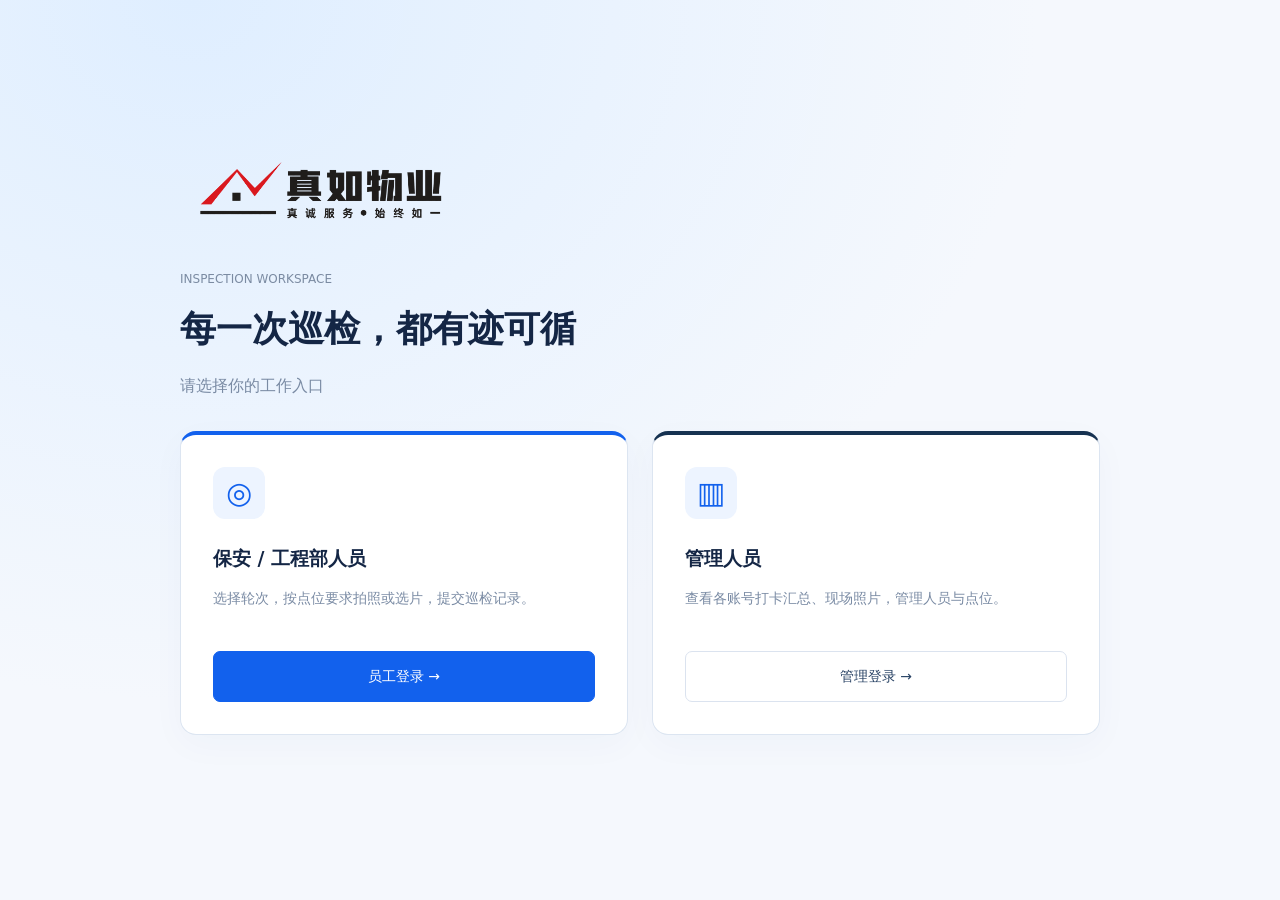
<file: index.html>
<!doctype html><html lang="zh-CN"><head><meta charset="UTF-8"><meta name="viewport" content="width=device-width,initial-scale=1,maximum-scale=1,user-scalable=no,viewport-fit=cover"><meta name="theme-color" content="#1261ed"><title>西站巡检打卡</title><meta name="application-name" content="西站巡检打卡"><meta name="apple-mobile-web-app-title" content="西站巡检打卡"><link rel="icon" type="image/png" sizes="192x192" href="assets/xizhan-launcher-192-v3.png"><link rel="icon" type="image/png" sizes="512x512" href="assets/xizhan-launcher-512-v3.png"><link rel="shortcut icon" type="image/x-icon" href="favicon.ico?v=3"><link rel="apple-touch-icon" sizes="180x180" href="assets/xizhan-icon-180-v2.png"><link rel="manifest" href="manifest.webmanifest?v=3"><meta name="apple-mobile-web-app-capable" content="yes"><meta name="mobile-web-app-capable" content="yes"><link rel="stylesheet" href="style.css?v=cloud1"><link rel="stylesheet" href="cloud.css?v=manager-mobile1"></head><body><aside><div class="brand"><img src="assets/xizhan-icon.png?v=1" alt="" width="36" height="36" style="border-radius:8px;flex:none"> <span>西站巡检打卡<small>巡检工作台 · INSPECT</small></span></div><div class="nav-label">工作空间</div><nav><button data-page="overview">▥　班次总览</button><button data-page="inspect">◎　本班巡检</button><button data-page="history">◷　点位历史</button><button data-page="config">⚙　巡检配置</button></nav><div class="aside-bottom"><span class="online"></span> 本机工作空间<small>数据保存在当前浏览器</small></div></aside><main><div class="company-page-logo"><img class="company-logo-image" src="assets/zhenru-company-logo.png?v=1" alt="真如物业"></div><header><div><span class="eyebrow">西站 / 日常运营</span><h1 id="title">班次总览</h1></div><button id="role">●　张师傅 · 保安　⌄</button></header><div class="notice">本机试用版 <span>支持实际拍照和保存；各设备数据独立。界面切换不代表权限认证。</span></div><div id="app"></div><footer>西站巡检打卡　·　每一次巡检，都有迹可循</footer></main><div id="toast" role="status"></div><input hidden id="camera" type="file" accept="image/*" capture="environment"><input hidden id="album" type="file" accept="image/*"><script src="cloud-api.js?v=persistent-session1"></script><script src="batch-download.js?v=photos-only2"></script><script src="batch-ui.js?v=no-delete1"></script><script src="geolocation.js?v=checkin-mode1"></script><script src="manage-point-delete.js?v=point-delete1"></script><script src="account-suggestions.js?v=remembered1"></script><script src="cloud-app.js?v=persistent-session1"></script><script src="mobile-viewport.js?v=1"></script></body></html>
</file>
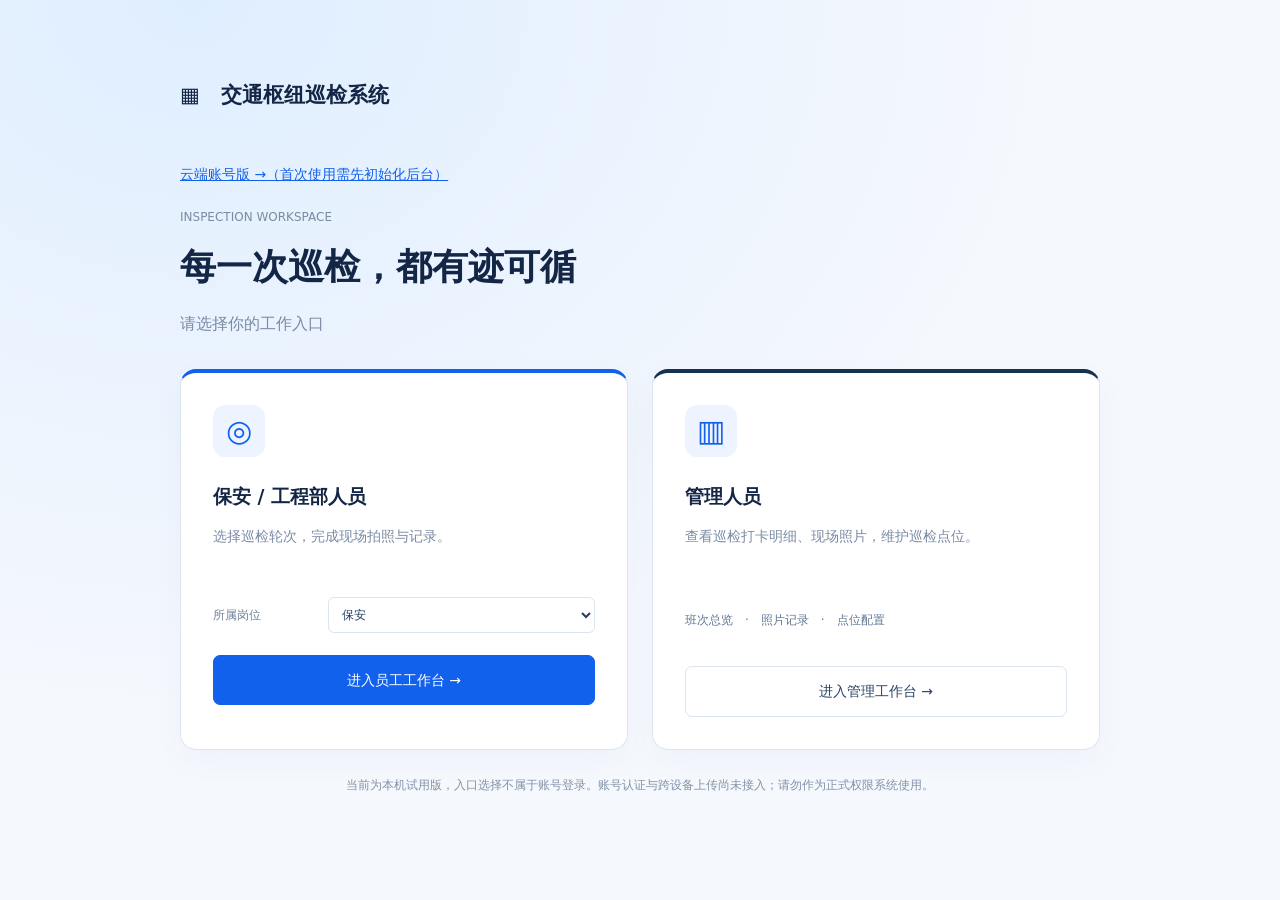
<file: local.html>
<!doctype html><html lang="zh-CN"><meta charset="UTF-8"><meta name="viewport" content="width=device-width,initial-scale=1,viewport-fit=cover"><meta name="theme-color" content="#1261ed"><title>交通枢纽巡检系统</title><link rel="stylesheet" href="style.css?v=20261101-entry1"><body><aside><div class="brand">▦ <span>交通枢纽<small>巡检系统 · INSPECT</small></span></div><div class="nav-label">工作空间</div><nav><button data-page="overview">▥　班次总览</button><button data-page="inspect">◎　本班巡检</button><button data-page="history">◷　点位历史</button><button data-page="config">⚙　巡检配置</button></nav><div class="aside-bottom"><span class="online"></span> 本机工作空间<small>数据保存在当前浏览器</small></div></aside><main><header><div><span class="eyebrow">交通枢纽 / 日常运营</span><h1 id="title">班次总览</h1></div><button id="role">●　张师傅 · 保安　⌄</button></header><div class="notice">本机试用版 <span>支持实际拍照和保存；各设备数据独立。界面切换不代表权限认证。</span></div><div id="app"></div><footer>交通枢纽巡检系统　·　每一次巡检，都有迹可循</footer></main><div id="toast" role="status"></div><input hidden id="camera" type="file" accept="image/*" capture="environment"><script src="app.js?v=20261101-entry1"></script></body></html>
</file>
<file: style.css>
*{box-sizing:border-box}body{margin:0;background:#f3f6fb;color:#142645;font:14px/1.6 system-ui,'Microsoft YaHei',sans-serif}button,input,select{font:inherit}button{cursor:pointer}aside{position:fixed;inset:0 auto 0 0;width:228px;background:#10233e;color:#b8c8df;padding:30px 19px}.brand{display:flex;gap:12px;color:white;font-size:23px;font-weight:750;align-items:center}.brand small{display:block;font-size:10px;letter-spacing:2px;color:#93a9c6;font-weight:400}.nav-label{font-size:11px;letter-spacing:2px;margin:52px 15px 15px;color:#7189a8}nav button{display:block;width:100%;text-align:left;border:0;color:#b8c8df;background:none;padding:15px;border-radius:8px;margin:6px 0}nav button.active{background:#1664ed;color:white;box-shadow:0 5px 20px #06152a55}.aside-bottom{position:absolute;bottom:30px;left:30px;font-size:12px}.aside-bottom small{display:block;color:#7189a8;margin:6px 0}.online{display:inline-block;width:7px;height:7px;border-radius:50%;background:#44c7a0;margin-right:6px}main{margin-left:228px;padding:30px 40px;max-width:1700px}header{display:flex;justify-content:space-between;align-items:center;margin-bottom:22px}.eyebrow{font-size:12px;color:#7b8ba2}h1{font-size:28px;margin:4px 0}h2{font-size:19px;margin:0}h3{margin:0 0 12px;font-size:16px}button{border:1px solid #dbe3ef;background:white;color:#294365;border-radius:7px;padding:9px 16px;transition:.15s}button:hover{border-color:#1664ed;color:#1664ed}.primary{background:#1261ed;color:white;border-color:#1261ed}.primary:hover{background:#084fcb;color:white}.notice{background:#eaf1ff;border:1px solid #d5e4ff;border-radius:7px;padding:10px 16px;color:#2260bc;font-size:12px;margin-bottom:23px}.notice span{margin-left:14px;color:#647996}.card{background:white;border:1px solid #e1e8f2;border-radius:12px;padding:23px;margin-bottom:22px;box-shadow:0 3px 12px #18365c03}.filters{display:flex;gap:15px;align-items:center;flex-wrap:wrap}input,select{border:1px solid #dce4f0;border-radius:6px;background:white;padding:9px;color:#243d61;max-width:100%}label{color:#6e809a;font-size:12px}label input,label select{margin-left:8px}.stats{display:grid;grid-template-columns:repeat(4,1fr);gap:19px;margin:22px 0}.stat{padding:24px;border:1px solid #e0e8f2;border-radius:10px;background:white}.stat b{display:block;font-size:36px;line-height:1.4;margin-top:9px;letter-spacing:-1px}.stat small{color:#8b9bb0}.stat:nth-child(2){background:#ecf9f3;color:#087e52}.stat:nth-child(3){background:#edf4ff;color:#1261ed}.section-head{display:flex;justify-content:space-between;align-items:center;margin-bottom:20px}.muted{color:#8391a7;font-size:12px}.columns{display:grid;grid-template-columns:1.7fr 1fr;gap:22px}table{border-collapse:collapse;width:100%;font-size:13px}th{background:#f6f8fc;font-weight:500;color:#8190a6;text-align:left}td,th{padding:15px 13px;border-bottom:1px solid #edf0f6}tbody tr{cursor:pointer}tbody tr.selected{background:#edf4ff}.pill{border-radius:20px;padding:4px 10px;background:#eef1f6;color:#78879d;font-size:12px;white-space:nowrap}.pill.green{background:#def6e9;color:#13815b}.pill.amber{background:#fff1cc;color:#a86d0a}.point{padding:14px 0;border-bottom:1px solid #edf1f6;display:flex;justify-content:space-between;gap:12px}.point small{display:block;color:#8796aa}.warn{background:#fff7e5;color:#a77721;border-radius:7px;padding:12px;font-size:12px;margin-top:18px}.text-btn{border:0;color:#1261ed;background:transparent;padding:5px}.progress{height:7px;background:#eaf0f8;border-radius:8px;overflow:hidden;margin:15px 0}.progress i{display:block;height:100%;background:#1261ed}.employee{display:grid;grid-template-columns:370px 1fr;gap:23px}.round{display:flex;justify-content:space-between;padding:14px;margin:8px 0;border:1px solid #e1e8f2;border-radius:8px;cursor:pointer}.round.selected{background:#edf4ff;border-color:#b3d0ff}.big{font-size:40px;font-weight:750}.photo-zone{min-height:270px;background:repeating-linear-gradient(135deg,#f4f7fc,#f4f7fc 12px,#f0f4fa 12px,#f0f4fa 24px);border:1px dashed #bccde3;border-radius:9px;display:flex;flex-direction:column;align-items:center;justify-content:center;color:#8194af;margin:18px 0;overflow:hidden}.photo-zone img{width:100%;max-height:430px;object-fit:contain;background:#12243d}.photo-zone strong{font-size:40px;color:#9aacc4}.buttons{display:flex;gap:10px;flex-wrap:wrap}.buttons button{flex:1}.gallery{display:grid;grid-template-columns:repeat(auto-fill,minmax(170px,1fr));gap:15px}.gallery img{width:100%;height:160px;object-fit:cover;border-radius:8px}.gallery figure{margin:0;padding:10px;border:1px solid #e1e8f2;border-radius:9px}.gallery figcaption{font-size:12px}.empty{text-align:center;padding:55px 20px;color:#8b9ab0}footer{text-align:center;font-size:11px;color:#96a4b8;padding:20px}#toast{position:fixed;bottom:30px;left:50%;transform:translateX(-50%);background:#152b48;color:white;border-radius:8px;padding:12px 24px;display:none;z-index:9}.setting-row{display:flex;gap:15px;align-items:center;margin:16px 0}.setting-row input{flex:1;min-width:0}@media(max-width:1100px){main{padding:25px}aside{width:195px}main{margin-left:195px}.columns{grid-template-columns:1fr}.employee{grid-template-columns:310px 1fr}.stats{gap:10px}.stat{padding:18px}}@media(max-width:760px){aside{inset:auto 0 0;width:100%;height:70px;padding:4px 8px;z-index:5;border-top:1px solid #e1e8f2;background:white}.brand,.nav-label,.aside-bottom{display:none}nav{display:flex}nav button{text-align:center;padding:13px 2px;font-size:12px;color:#7a8ba4;margin:4px 0}nav button.active{background:#eaf2ff;color:#1261ed;box-shadow:none}main{margin-left:0;padding:21px 16px 80px}header{margin-bottom:16px}h1{font-size:24px}#role{font-size:11px;padding:8px}.notice span{display:block;margin:2px 0}.stats{grid-template-columns:1fr 1fr;gap:12px}.stat{padding:16px}.stat b{font-size:30px}.card{padding:17px}.employee{grid-template-columns:1fr}.filters{gap:10px}.filters label{display:flex;align-items:center}td,th{padding:12px 6px;font-size:12px}.section-head{gap:8px}.section-head h2{font-size:17px}.photo-zone{min-height:230px}footer{padding:5px}#toast{bottom:85px;width:85%;text-align:center}}


[hidden]{display:none!important}.at-entry>aside,.at-entry>main{display:none}#entrance{min-height:100vh;display:grid;place-items:center;padding:40px 24px;background:radial-gradient(ellipse at 15% 0%,#dfeeff,transparent 55%),#f5f8fd}.entry-wrap{max-width:920px;width:100%}.entry-brand{font-size:21px;font-weight:750;margin-bottom:50px}.entry-wrap>h1{font-size:36px;margin:10px 0}.entry-sub{font-size:16px;color:#7a8ba4;margin-bottom:32px}.entry-grid{display:grid;grid-template-columns:1fr 1fr;gap:24px}.entry-grid article{background:white;border:1px solid #dce5f1;border-radius:16px;padding:32px;box-shadow:0 10px 35px #123a7108}.entry-grid article:first-child{border-top:4px solid #1261ed}.entry-grid article:last-child{border-top:4px solid #163251}.entry-icon{display:grid;place-items:center;background:#edf4ff;color:#1261ed;width:52px;height:52px;border-radius:12px;font-size:30px;margin-bottom:24px}.entry-grid p{color:#7a8ba4;min-height:50px}.entry-grid label{display:flex;align-items:center;justify-content:space-between;margin:22px 0}.entry-grid select{width:70%}.entry-grid button{width:100%;padding:13px}.entry-features{padding:14px 0;margin:22px 0;color:#607694;font-size:12px}.entry-note{color:#8392a8;font-size:12px;max-width:650px;margin:26px auto;text-align:center}.employee-mode aside{display:none}.employee-mode main{margin-left:auto;margin-right:auto;max-width:1100px}.gallery .text-btn{padding:7px 0}.section-head .buttons{flex-wrap:wrap}@media(max-width:760px){#entrance{padding:25px 18px}.entry-brand{margin-bottom:30px;font-size:19px}.entry-wrap>h1{font-size:26px}.entry-grid{gap:14px}.entry-grid article{padding:18px 12px}.entry-grid h2{font-size:17px}.entry-grid p{font-size:12px;min-height:60px}.entry-features{font-size:11px;min-height:68px;margin:10px 0}.entry-grid label{display:block;margin:10px 0}.entry-grid select{width:100%;margin:5px 0}.entry-grid button{font-size:12px;padding:12px 2px}.entry-icon{margin-bottom:18px}.employee-mode main{padding-bottom:25px}.section-head{flex-wrap:wrap}}
</file>
<file: cloud.css>
.login-card{max-width:560px;margin:25px auto 0}.login-card label{display:block;margin:14px 0}.login-card input{display:block;width:100%;margin:7px 0}.login-card button{width:100%}.portal-selected{outline:2px solid #9cc2ff}.form-error{color:#ae413e;min-height:24px;font-size:13px;margin:10px 0}.block{display:block}.table-scroll{overflow-x:auto}table input{max-width:210px}button:disabled{opacity:.5;cursor:wait}dialog{border:1px solid #dce5f1;border-radius:12px;width:min(800px,94vw);max-height:92vh;padding:22px;color:#142645}dialog::backdrop{background:#10233ebb}.cloud-photo{display:block;max-width:100%;max-height:65vh;margin:15px auto}#note{display:block;width:100%;margin:8px 0}.employee .round{width:100%;font-size:13px}.employee-mode aside{display:none}.employee-mode main{margin:0 auto;max-width:1100px}.filters select{max-width:210px}#app>.stats{margin-top:0}.login-card h2{margin-bottom:15px}@media(max-width:760px){.filters label{flex:1 1 40%;display:block}.filters label input,.filters label select{display:block;width:100%;margin:5px 0}.table-scroll{margin:0 -5px}table{min-width:650px}.employee table{min-width:0}.login-card{padding:22px}.entry-grid article p{min-height:60px}.employee-mode main{padding-bottom:30px}}


.batch-toolbar{display:flex;align-items:center;gap:12px;flex-wrap:wrap;padding:14px;background:#f5f8fd;border:1px solid #e1e8f2;border-radius:9px;margin:12px 0}.batch-toolbar label{display:flex;align-items:center;gap:7px;color:#294365}.batch-toolbar input,[data-select-photo]{width:18px;height:18px;vertical-align:middle;cursor:pointer;accent-color:#1261ed}#batch-dialog{max-width:580px}#batch-progress{width:100%;height:18px;accent-color:#1261ed}#batch-status{font-weight:600}#batch-detail{min-height:42px}@media(max-width:760px){.batch-toolbar{gap:10px}.batch-toolbar label{width:100%}.batch-toolbar .primary{flex:1}.batch-toolbar button{font-size:12px}.batch-toolbar .muted{width:100%}}

.stats.stats-three{grid-template-columns:repeat(3,minmax(0,1fr))}@media(max-width:760px){.stats.stats-three{grid-template-columns:repeat(2,minmax(0,1fr))}.stats.stats-three>.stat:last-child{grid-column:1/-1}}

.geo-panel{background:#f5f9ff;border:1px solid #dce7f8;border-radius:9px;padding:16px;margin:18px 0}.geo-panel h3{margin:0;font-size:14px}.geo-pass{color:#12825b}.geo-fail{color:#9c6421}.geo-fields{display:grid;grid-template-columns:1fr 1fr;gap:15px;margin:20px 0}.geo-fields label{display:block}.geo-fields input{display:block;width:100%;margin:7px 0}#geo-config-status{white-space:pre-line}.geo-panel p{font-size:13px}@media(max-width:760px){.geo-fields{grid-template-columns:1fr}.geo-panel .section-head{align-items:flex-start}}

#point-location-dialog{max-width:650px}#point-geo-status{white-space:pre-line}.point-config-table .text-btn{white-space:nowrap}@media(max-width:760px){.point-config-table{display:block;min-width:0}.point-config-table thead{display:none}.point-config-table tbody{display:block}.point-config-table tr{display:block;border:1px solid #dce5f1;border-radius:9px;margin:12px 0;padding:8px 12px}.point-config-table td{display:flex;align-items:center;justify-content:space-between;gap:10px;border:0;padding:8px 0;flex-wrap:wrap}.point-config-table td::before{content:attr(data-label);color:#8190a6;min-width:65px}.point-config-table input:not([type=checkbox]),.point-config-table select{max-width:68%;flex:1}.point-config-table [data-point-location]{font-weight:600;font-size:14px}#point-location-dialog .geo-fields{gap:8px}}

#entrance.credential-screen .credential-wrap{max-width:560px}.credential-screen .entry-brand{margin-bottom:22px}.credential-screen .login-card{margin:18px 0 0;width:100%;padding:30px}.credential-screen .credential-title{font-size:28px;margin:8px 0 0}.credential-screen #back-to-portals{padding-left:0}.choice-screen .entry-grid{margin-bottom:20px}@media(max-width:760px){#entrance.choice-screen,#entrance.credential-screen{align-content:center;min-height:100svh}.credential-screen .login-card{padding:23px}.credential-screen .credential-title{font-size:24px}}

.company-logo-image{display:block;width:280px;max-width:100%;height:auto;object-fit:contain}.company-page-logo{margin:0 0 16px;display:flex;align-items:center}.company-page-logo .company-logo-image{width:250px}.entry-brand.company-entry-brand{margin-bottom:28px}.credential-screen .company-entry-brand{margin-bottom:16px}@media(max-width:760px){.company-logo-image{width:230px}.company-page-logo .company-logo-image{width:205px}.company-page-logo{margin-bottom:14px}.entry-brand.company-entry-brand{margin-bottom:22px}}

.point-delete-danger{background:#c73434;color:white;border-color:#c73434}.point-delete-danger:hover{background:#ac2525;color:white;border-color:#ac2525}.point-delete-text{color:#bc3030!important}#point-delete-dialog{max-width:580px}.point-delete-list{max-height:210px;overflow:auto;background:#f5f8fd;border-radius:7px;padding:12px 16px;margin:15px 0}.point-delete-list>div{padding:5px 0}[data-select-point]{width:18px;height:18px;accent-color:#1261ed;cursor:pointer}

.account-suggestion-box{border:1px solid #cfdef1;background:#fff;border-radius:9px;margin:-4px 0 16px;box-shadow:0 8px 20px #18365c0d;overflow:hidden;max-height:290px;overflow-y:auto}.account-suggestion-heading{padding:9px 13px;background:#f3f7fe;font-size:12px;color:#6680a4}.login-card .account-suggestion-option{display:flex;flex-direction:column;align-items:flex-start;gap:2px;width:100%;border:0;border-bottom:1px solid #edf1f7;border-radius:0;padding:12px 14px;text-align:left;background:white}.account-suggestion-option strong{font-size:14px;overflow-wrap:anywhere}.account-suggestion-option span{font-size:12px;color:#7b8ba2;overflow-wrap:anywhere}.account-suggestion-option:hover,.account-suggestion-option:focus{background:#eef5ff}.account-suggestion-empty{padding:8px 13px;font-size:12px;color:#8090a8}.login-card .account-suggestion-clear{width:100%;font-size:12px;border:0;border-radius:0;padding:10px;color:#8191a8;background:#fafbfd}

@media(pointer:coarse){html,body{touch-action:pan-x pan-y;-webkit-text-size-adjust:100%;text-size-adjust:100%}input,select,textarea{font-size:16px!important}}

/* Mobile manager workspace: top navigation, contained filters, readable header. */
@media(max-width:760px){
 body.manager-mode{overflow-x:hidden}
 .manager-mode>aside{position:sticky;inset:auto;top:0;width:100%;height:auto;min-height:54px;padding:calc(6px + env(safe-area-inset-top)) 6px 6px;z-index:20;background:#fff;border:0;border-bottom:1px solid #e1e8f2;box-shadow:0 3px 10px #14264506}
 .manager-mode>aside nav{display:grid;grid-template-columns:repeat(4,minmax(0,1fr));gap:2px;width:100%;min-width:0}
 .manager-mode>aside nav button{display:flex;align-items:center;justify-content:center;min-width:0;width:100%;min-height:42px;margin:0;padding:9px 2px;font-size:clamp(10px,2.7vw,12px);line-height:1.3;white-space:nowrap;border-radius:7px}
 .manager-mode>aside .nav-icon{display:none}
 .manager-mode>aside .nav-text{white-space:nowrap;word-break:keep-all;overflow-wrap:normal}
 .manager-mode>main{margin-left:0;width:100%;min-width:0;padding:16px 14px calc(22px + env(safe-area-inset-bottom))}
 .manager-mode .company-page-logo{margin:0 0 10px}
 .manager-mode .company-page-logo .company-logo-image{width:180px}
 .manager-mode>main>header{display:grid;grid-template-columns:minmax(0,1fr);gap:10px;align-items:start;margin-bottom:16px}
 .manager-mode>main>header>div{min-width:0}
 .manager-mode #title{font-size:24px;line-height:1.35;white-space:nowrap;word-break:keep-all;margin:4px 0}
 .manager-mode #role{justify-self:end;max-width:100%;min-width:0;font-size:12px;line-height:1.4;padding:8px 11px;overflow:hidden;text-overflow:ellipsis;white-space:nowrap}
 .manager-mode .notice{padding:11px 12px;margin-bottom:16px;line-height:1.55}
 .manager-mode .card{min-width:0;max-width:100%;padding:15px;margin-bottom:16px}
 .manager-mode #app{min-width:0;width:100%}
 .manager-mode #filters{display:grid;grid-template-columns:repeat(2,minmax(0,1fr));gap:12px;align-items:end;min-width:0}
 .manager-mode #filters>label{display:block;min-width:0;max-width:100%;width:100%;margin:0;font-size:12px}
 .manager-mode #filters input,.manager-mode #filters select{display:block;box-sizing:border-box;min-width:0;min-inline-size:0;max-width:100%;width:100%;inline-size:100%;height:44px;margin:6px 0 0;padding:8px;font-size:16px;line-height:1.25}
 .manager-mode #filters input[type=date]{appearance:none;-webkit-appearance:none;text-align:left;overflow:hidden}
 .manager-mode #filters input[type=date]::-webkit-date-and-time-value{min-width:0;text-align:left;margin:0}
 .manager-mode #filters>button{min-width:0;width:100%;min-height:44px;margin:0;padding:8px;font-size:14px}
 .manager-mode .section-head{align-items:flex-start;gap:10px;margin-bottom:16px}
 .manager-mode .section-head h2{font-size:17px;line-height:1.4}
 .manager-mode .section-head>.muted{width:100%;font-size:12px}
 .manager-mode .table-scroll{max-width:100%;min-width:0;overflow-x:auto;-webkit-overflow-scrolling:touch}
 .manager-mode #toast{bottom:calc(20px + env(safe-area-inset-bottom))}
 .manager-mode .setting-row{flex-wrap:wrap;gap:10px}
 .manager-mode .setting-row>input,.manager-mode .setting-row>select{min-width:0;max-width:100%}
}
@media(max-width:420px){
 .manager-mode #filters>label:nth-of-type(-n+2){grid-column:1/-1}
}
</file>
